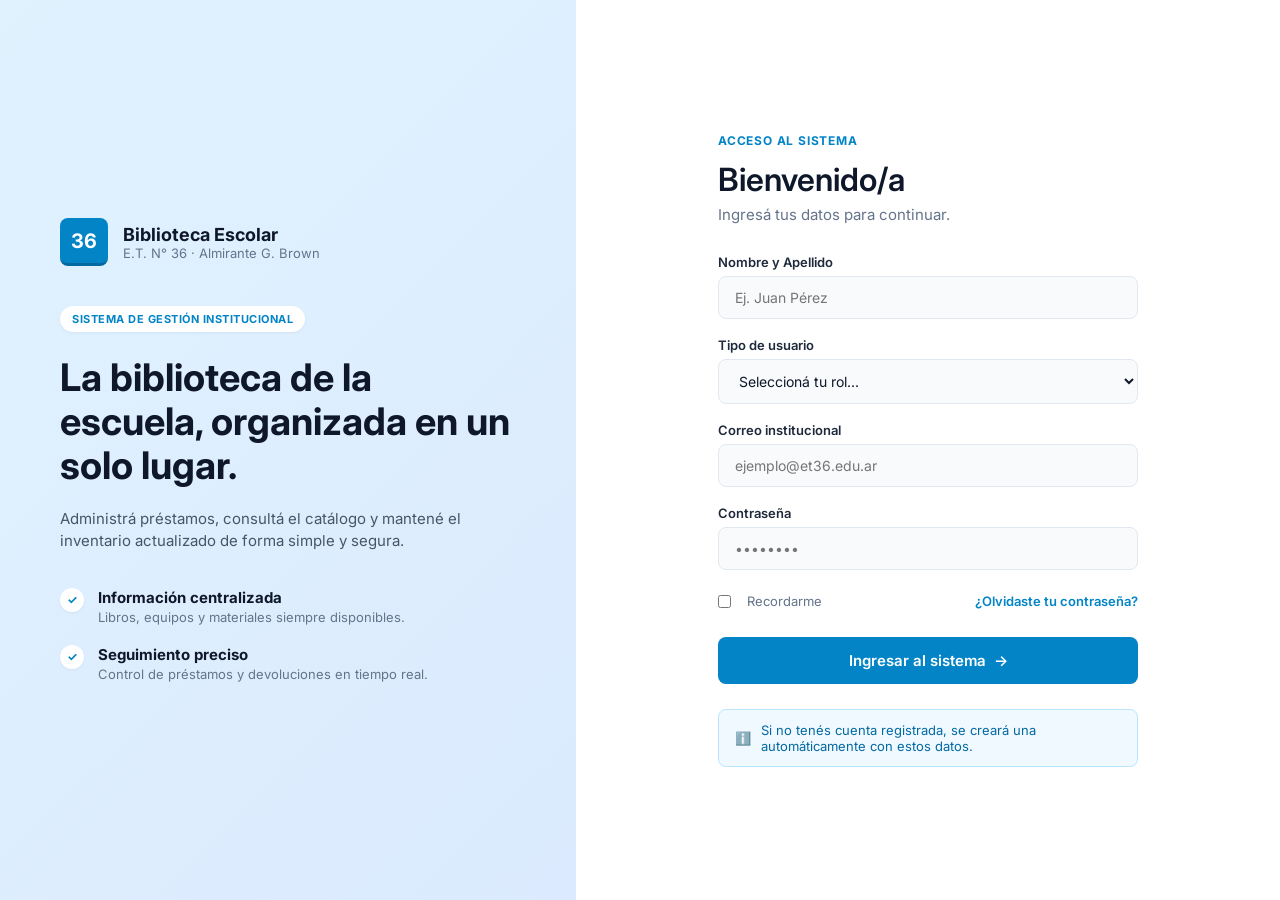
<file: Index.html>
<!DOCTYPE html>
<html lang="es">
<head>
    <!-- Configuración básica de codificación de caracteres y vista móvil -->
    <meta charset="UTF-8">
    <meta name="viewport" content="width=device-width, initial-scale=1.0">
    <title>Biblioteca Escolar - Acceso al Sistema</title>
    
    <!-- Carga de la tipografía oficial del proyecto (Inter) desde Google Fonts -->
    <link rel="preconnect" href="https://fonts.googleapis.com">
    <link rel="preconnect" href="https://fonts.gstatic.com" crossorigin>
    <link href="https://fonts.googleapis.com/css2?family=Inter:wght@300;400;500;600;700&display=swap" rel="stylesheet">
    
    <!-- Vinculación con la hoja de estilos externa del login -->
    <link rel="stylesheet" href="css/style.css">
</head>
<body>

    <!-- Contenedor principal con flexbox para dividir la pantalla en dos columnas -->
    <div class="login-container">
        
        <!-- ASIDE: Columna izquierda con información institucional y visual (contenido complementario) -->
        <aside class="info-panel">
            <div class="info-content">
                <!-- Identificación del colegio y biblioteca -->
                <div class="brand-header">
                    <div class="logo-badge">36</div>
                    <div class="brand-titles">
                        <h1>Biblioteca Escolar</h1>
                        <p>E.T. N° 36 · Almirante G. Brown</p>
                    </div>
                </div>

                <!-- Resumen de características del sistema -->
                <div class="main-info">
                    <span class="badge">SISTEMA DE GESTIÓN INSTITUCIONAL</span>
                    <h2>La biblioteca de la escuela, organizada en un solo lugar.</h2>
                    <p class="description">
                        Administrá préstamos, consultá el catálogo y mantené el inventario actualizado de forma simple y segura.
                    </p>

                    <!-- Lista de beneficios principales -->
                    <ul class="features-list">
                        <li>
                            <div class="check-icon">✓</div>
                            <div class="feature-text">
                                <strong>Información centralizada</strong>
                                <p>Libros, equipos y materiales siempre disponibles.</p>
                            </div>
                        </li>
                        <li>
                            <div class="check-icon">✓</div>
                            <div class="feature-text">
                                <strong>Seguimiento preciso</strong>
                                <p>Control de préstamos y devoluciones en tiempo real.</p>
                            </div>
                        </li>
                    </ul>
                </div>
            </div>
        </aside>

        <!-- MAIN: Columna derecha con el formulario interactivo de autenticación -->
        <main class="form-panel">
            <div class="form-wrapper">
                <span class="form-kicker">ACCESO AL SISTEMA</span>
                <h1 class="form-title">Bienvenido/a</h1>
                <p class="form-subtitle">Ingresá tus datos para continuar.</p>

                <!-- Formulario. Nota: Los atributos 'name' servirán cuando conectemos el formulario con Flask vía request.form -->
                <form id="authForm" class="login-form">
                    
                    <!-- Campo 1: Nombre del usuario -->
                    <div class="form-group">
                        <label for="fullname">Nombre y Apellido</label>
                        <input 
                            type="text" 
                            id="fullname" 
                            name="fullname" 
                            placeholder="Ej. Juan Pérez" 
                            required
                        >
                    </div>

                    <!-- Campo 2: Selector de Rol (Permite diferenciar Alumno, Profesor y Bibliotecario) -->
                    <div class="form-group">
                        <label for="role">Tipo de usuario</label>
                        <select id="role" name="role" class="form-select" required>
                            <option value="" disabled selected>Seleccioná tu rol...</option>
                            <option value="Bibliotecario/a">Bibliotecario/a</option>
                            <option value="Profesor/a">Profesor/a</option>
                            <option value="Estudiante">Estudiante</option>
                        </select>
                    </div>

                    <!-- Campo 3: Correo electrónico institucional -->
                    <div class="form-group">
                        <label for="email">Correo institucional</label>
                        <input 
                            type="email" 
                            id="email" 
                            name="email" 
                            placeholder="ejemplo@et36.edu.ar" 
                            required
                        >
                    </div>

                    <!-- Campo 4: Contraseña de acceso -->
                    <div class="form-group">
                        <label for="password">Contraseña</label>
                        <input 
                            type="password" 
                            id="password" 
                            name="password" 
                            placeholder="••••••••" 
                            required
                        >
                    </div>

                    <!-- Opciones adicionales del formulario -->
                    <div class="form-options">
                        <label class="checkbox-container">
                            <input type="checkbox" name="remember" id="remember">
                            <span class="checkmark"></span>
                            Recordarme
                        </label>
                        <a href="#" class="forgot-link">¿Olvidaste tu contraseña?</a>
                    </div>

                    <!-- Botón de envío del formulario -->
                    <button type="submit" class="btn-submit">
                        Ingresar al sistema <span>&rarr;</span>
                    </button>
                </form>

                <!-- Caja de notificación dinámica para mostrar mensajes de éxito o error al usuario -->
                <div id="alertBox" class="alert-box">
                    <span class="alert-icon">ℹ️</span>
                    <p id="alertMessage">Si no tenés cuenta registrada, se creará una automáticamente con estos datos.</p>
                </div>
            </div>
        </main>

    </div>

    <!-- SCRIPT DE LÓGICA (Simulación de Backend en el Cliente para la Pre-Entrega) -->
    <script>
        // Escuchamos el evento 'submit' del formulario
        document.getElementById('authForm').addEventListener('submit', function(e) {
            // Evitamos que la página se recargue por defecto para poder procesar la información por código
            e.preventDefault();

            // Capturamos los valores ingresados en los campos limpios de espacios
            const fullname = document.getElementById('fullname').value.trim();
            const role = document.getElementById('role').value;
            const email = document.getElementById('email').value.trim().toLowerCase();
            const password = document.getElementById('password').value;

            const alertBox = document.getElementById('alertBox');
            const alertMessage = document.getElementById('alertMessage');

            // Leemos los usuarios registrados almacenados en la memoria local del navegador (localStorage)
            let users = JSON.parse(localStorage.getItem('users')) || {};

            // CASO A: El usuario NO existe registrado en la base simulada
            if (!users[email]) {
                // Registramos al usuario guardando sus datos con el correo como clave
                users[email] = { name: fullname, role: role, password: password };
                localStorage.setItem('users', JSON.stringify(users));

                // Guardamos la sesión activa actual
                localStorage.setItem('currentUser', JSON.stringify({ name: fullname, role: role, email: email }));

                // Feedback visual positivo
                alertMessage.innerHTML = `<strong>¡Cuenta registrada!</strong> Bienvenido/a ${fullname} (${role}). Redirigiendo...`;
                alertBox.style.backgroundColor = '#dcfce7';
                alertBox.style.borderColor = '#86efac';
                alertBox.style.color = '#166534';

            } else {
                // CASO B: El usuario SÍ existe en la base de datos simulada
                if (users[email].password === password) {
                    // Validamos que la contraseña sea correcta y guardamos la sesión activa
                    localStorage.setItem('currentUser', JSON.stringify({
                        name: users[email].name || fullname,
                        role: users[email].role,
                        email: email
                    }));

                    alertMessage.innerHTML = `<strong>¡Hola de nuevo, ${users[email].name}!</strong> Iniciando sesión...`;
                    alertBox.style.backgroundColor = '#e0f2fe';
                    alertBox.style.borderColor = '#bae6fd';
                    alertBox.style.color = '#0369a1';
                } else {
                    // Si la contraseña no coincide, mostramos mensaje de error y detenemos la ejecución
                    alertMessage.innerHTML = `<strong>Error:</strong> Contraseña incorrecta para el correo ${email}.`;
                    alertBox.style.backgroundColor = '#fee2e2';
                    alertBox.style.borderColor = '#fca5a5';
                    alertBox.style.color = '#991b1b';
                    return;
                }
            }

            // Redirección hacia la página de inicio dentro de la subcarpeta 'paginas/' tras 1 segundo
            setTimeout(() => {
                window.location.href = 'paginas/inicio.html';
            }, 1000);
        });
    </script>

</body>
</html>
</file>
<file: css/style.css>
/* ==========================================================================
   1. RESET Y CONFIGURACIÓN GLOBAL
   ========================================================================== */
* {
    margin: 0;
    padding: 0;
    box-sizing: border-box; /* Incluye padding y border dentro del ancho total del elemento */
    font-family: 'Inter', sans-serif;
}

body, html {
    height: 100%;
    background-color: #ffffff;
    color: #1e293b;
}

/* Layout principal de pantalla completa dividido en dos columnas */
.login-container {
    display: flex;
    min-height: 100vh;
}

/* ==========================================================================
   2. PANEL IZQUIERDO (Información Institucional)
   ========================================================================== */
.info-panel {
    width: 45%; /* Ocupa el 45% del ancho de pantalla */
    background: linear-gradient(135deg, #e0f2fe 0%, #dbeafe 100%); /* Fondo degradado suave */
    padding: 50px 60px;
    display: flex;
    flex-direction: column;
    justify-content: center;
    position: relative;
    overflow: hidden;
}

.brand-header {
    display: flex;
    align-items: center;
    gap: 15px;
    margin-bottom: 40px;
}

/* Badge con el número de escuela E.T. N° 36 */
.logo-badge {
    background-color: #0284c7;
    color: #ffffff;
    font-weight: 700;
    font-size: 20px;
    width: 48px;
    height: 48px;
    border-radius: 8px;
    display: flex;
    align-items: center;
    justify-content: center;
    border-bottom: 3px solid #0369a1;
}

.brand-titles h1 {
    font-size: 18px;
    font-weight: 700;
    color: #0f172a;
}

.brand-titles p {
    font-size: 13px;
    color: #64748b;
}

.badge {
    display: inline-block;
    background-color: #ffffff;
    color: #0284c7;
    font-size: 11px;
    font-weight: 700;
    padding: 6px 12px;
    border-radius: 20px;
    letter-spacing: 0.5px;
    margin-bottom: 24px;
    box-shadow: 0 1px 3px rgba(0,0,0,0.05);
}

.main-info h2 {
    font-size: 38px;
    line-height: 1.15;
    color: #0f172a;
    font-weight: 700;
    margin-bottom: 20px;
}

.description {
    font-size: 15px;
    color: #475569;
    line-height: 1.5;
    margin-bottom: 35px;
}

.features-list {
    list-style: none;
    display: flex;
    flex-direction: column;
    gap: 20px;
}

.features-list li {
    display: flex;
    align-items: flex-start;
    gap: 14px;
}

.check-icon {
    width: 24px;
    height: 24px;
    background-color: #ffffff;
    color: #0284c7;
    border-radius: 50%;
    display: flex;
    align-items: center;
    justify-content: center;
    font-size: 12px;
    font-weight: bold;
    flex-shrink: 0;
    box-shadow: 0 1px 3px rgba(0,0,0,0.05);
}

.feature-text strong {
    display: block;
    font-size: 15px;
    color: #0f172a;
    margin-bottom: 2px;
}

.feature-text p {
    font-size: 13px;
    color: #64748b;
}

/* ==========================================================================
   3. PANEL DERECHO (Formulario de Login)
   ========================================================================== */
.form-panel {
    width: 55%; /* Ocupa el 55% restante del ancho */
    display: flex;
    align-items: center;
    justify-content: center;
    padding: 40px;
    background-color: #ffffff;
}

.form-wrapper {
    width: 100%;
    max-width: 420px; /* Ancho máximo para evitar que el formulario se estire demasiado */
}

.form-kicker {
    font-size: 12px;
    font-weight: 700;
    color: #0284c7;
    letter-spacing: 0.8px;
    display: block;
    margin-bottom: 12px;
}

.form-title {
    font-size: 32px;
    font-weight: 600;
    color: #0f172a;
    margin-bottom: 6px;
}

.form-subtitle {
    font-size: 15px;
    color: #64748b;
    margin-bottom: 30px;
}

.login-form {
    display: flex;
    flex-direction: column;
    gap: 18px;
}

.form-group {
    display: flex;
    flex-direction: column;
    gap: 6px;
}

.form-group label {
    font-size: 13px;
    font-weight: 600;
    color: #1e293b;
}

/* Estilos unificados para inputs y el desplegable <select> */
.form-group input,
.form-select {
    width: 100%;
    padding: 12px 16px;
    border: 1px solid #e2e8f0;
    border-radius: 8px;
    font-size: 14px;
    color: #0f172a;
    background-color: #f8fafc;
    outline: none;
    transition: all 0.2s ease;
}

.form-select {
    cursor: pointer;
}

/* Efecto focus: Resalta el campo cuando el usuario hace clic o escribe */
.form-group input:focus,
.form-select:focus {
    border-color: #0284c7;
    background-color: #ffffff;
    box-shadow: 0 0 0 3px rgba(2, 132, 199, 0.15);
}

.form-options {
    display: flex;
    align-items: center;
    justify-content: space-between;
    font-size: 13px;
    margin-top: 5px;
}

.checkbox-container {
    display: flex;
    align-items: center;
    gap: 8px;
    color: #64748b;
    cursor: pointer;
}

.forgot-link {
    color: #0284c7;
    text-decoration: none;
    font-weight: 600;
}

.forgot-link:hover {
    text-decoration: underline;
}

/* Botón principal */
.btn-submit {
    width: 100%;
    background-color: #0284c7;
    color: #ffffff;
    border: none;
    padding: 14px;
    border-radius: 8px;
    font-size: 15px;
    font-weight: 600;
    cursor: pointer;
    display: flex;
    align-items: center;
    justify-content: center;
    gap: 8px;
    transition: background-color 0.2s ease;
    margin-top: 10px;
}

.btn-submit:hover {
    background-color: #0369a1;
}

/* Caja de alerta dinámica */
.alert-box {
    margin-top: 25px;
    background-color: #f0f9ff;
    border: 1px solid #bae6fd;
    border-radius: 8px;
    padding: 12px 16px;
    display: flex;
    align-items: center;
    gap: 10px;
    font-size: 13px;
    color: #0369a1;
    transition: all 0.3s ease;
}

/* Adaptación responsiva para móviles o pantallas angostas */
@media (max-width: 900px) {
    .login-container {
        flex-direction: column;
    }
    .info-panel, .form-panel {
        width: 100%;
    }
    .info-panel {
        padding: 40px 20px;
    }
}
</file>
